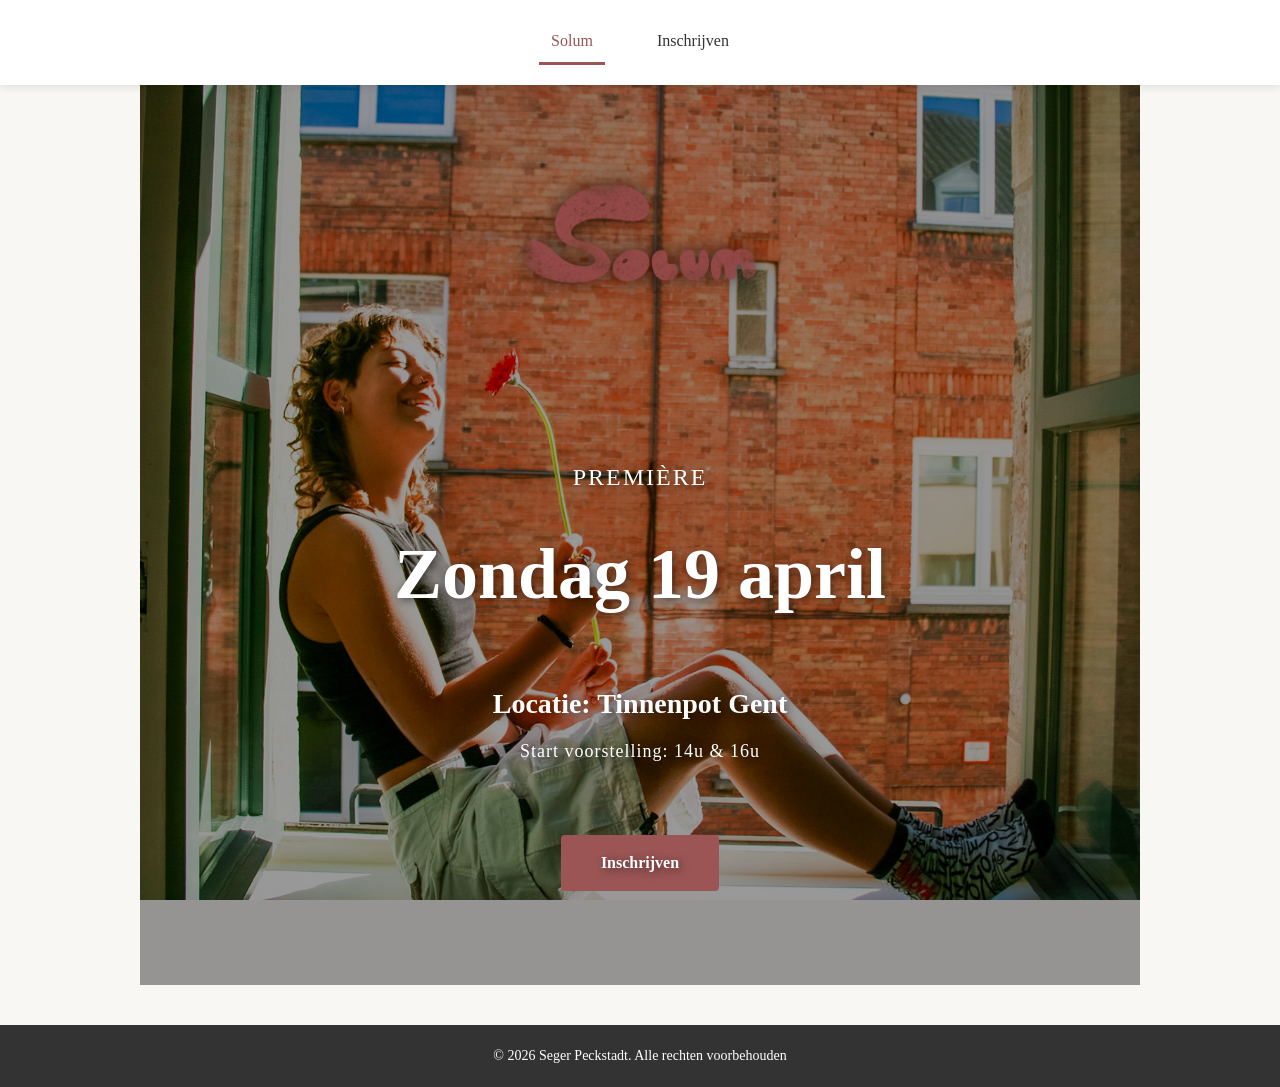
<file: html/index.html>
<!DOCTYPE html>
<html lang="en">
<head>
    <meta charset="UTF-8">
    <meta name="viewport" content="width=device-width, initial-scale=1.0">
    <title>Solum - Première</title>
    <link rel="stylesheet" href="styles.css">
</head>
<body>
    <nav class="navbar">
        <div class="nav-container">
            <a href="index.html" class="nav-link active">Solum</a>
            <a href="info.html" class="nav-link">Inschrijven</a>
        </div>
    </nav>

    <div class="container premiere-page">
        <div class="premiere-content">
            <div class="logo-section">
                <img src="../photos/logo Png vierkant.png" alt="Solum Logo" class="solum-logo-img">
            </div>

            <div class="premiere-info">
                <h2 class="section-label">Première</h2>
                <h3 class="date-main">Zondag 19 april</h3>
                
            </div>

            <div class="event-details">
                <div class="detail-box">
                    <h4 class="location-title">Locatie: Tinnenpot Gent</h4>
                    <p class="times">Start voorstelling: 14u & 16u</p>
                </div>
            </div>

            <a href="info.html" class="cta-button">Inschrijven</a>
        </div>
    </div>

    <footer class="footer">
        <p>&copy; 2026 Seger Peckstadt. Alle rechten voorbehouden</p>
    </footer>
</body>
</html>
</file>
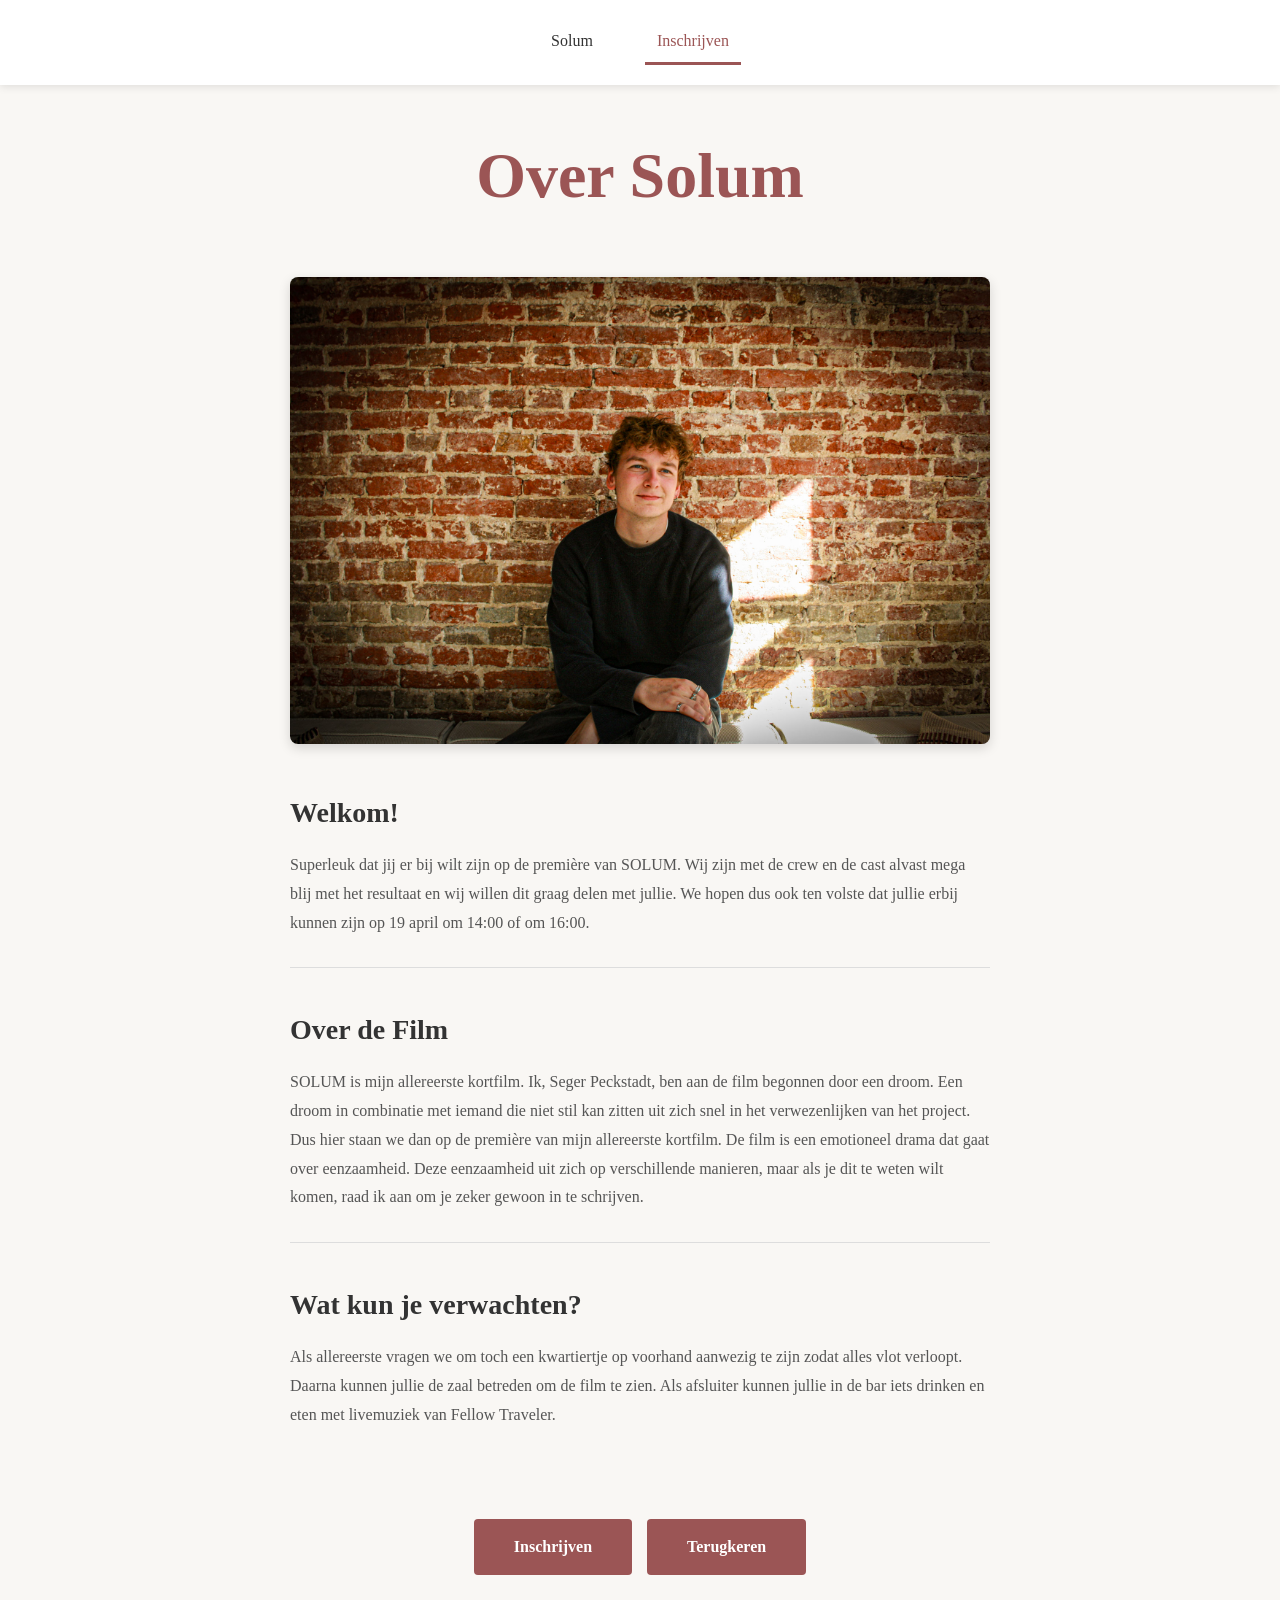
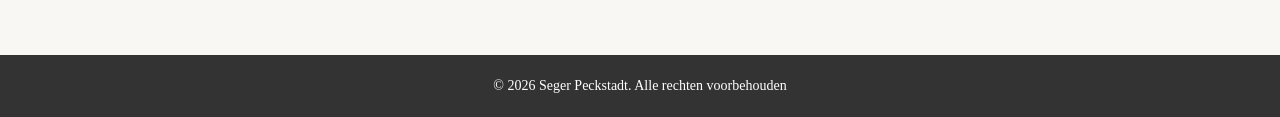
<file: html/info.html>
<!DOCTYPE html>
<html lang="en">
<head>
    <meta charset="UTF-8">
    <meta name="viewport" content="width=device-width, initial-scale=1.0">
    <title>Solum - About</title>
    <link rel="stylesheet" href="styles.css">
</head>
<body>
    <nav class="navbar">
        <div class="nav-container">
            <a href="index.html" class="nav-link">Solum</a>
            <a href="info.html" class="nav-link active">Inschrijven</a>
        </div>
    </nav>

    <div class="container info-page">
        <div class="info-content">
            <h1 class="page-title">Over Solum</h1>
            
            <div class="info-image-section">
                <img src="../photos/fotoSolumn2.jpg" alt="Solum Film" class="info-image">
            </div>
            
            <section class="info-section">
                <h2>Welkom!</h2>
                <p>
                    Superleuk dat jij er bij wilt zijn op de première van SOLUM. Wij zijn met de crew en de cast alvast mega blij met het resultaat en wij willen dit graag delen met jullie. We hopen dus ook ten volste dat jullie erbij kunnen zijn op 19 april om 14:00 of om 16:00.
                </p>
            </section>

            <section class="info-section">
                <h2>Over de Film</h2>
                <p>
                    SOLUM is mijn allereerste kortfilm. Ik, Seger Peckstadt, ben aan de film begonnen door een droom. Een droom in combinatie met iemand die niet stil kan zitten uit zich snel in het verwezenlijken van het project. Dus hier staan we dan op de première van mijn allereerste kortfilm. De film is een emotioneel drama dat gaat over eenzaamheid. Deze eenzaamheid uit zich op verschillende manieren, maar als je dit te weten wilt komen, raad ik aan om je zeker gewoon in te schrijven.
                </p>
            </section>

            <section class="info-section">
                <h2>Wat kun je verwachten?</h2>
                <p>
                    Als allereerste vragen we om toch een kwartiertje op voorhand aanwezig te zijn zodat alles vlot verloopt. Daarna kunnen jullie de zaal betreden om de film te zien. Als afsluiter kunnen jullie in de bar iets drinken en eten met livemuziek van Fellow Traveler.
                </p>
            </section>

            <div class="button-container">
                <a href="https://docs.google.com/forms/d/e/1FAIpQLSdYB4UhrbzXj-QaIYaKvRNuQSHkZJpy-KOoApPtfoA7XY-EGg/viewform?usp=header" target="_blank" class="cta-button cta-signup">Inschrijven</a>
                <a href="index.html" class="cta-button">Terugkeren</a>
            </div>
        </div>
    </div>

    <footer class="footer">
        <p>&copy; 2026 Seger Peckstadt. Alle rechten voorbehouden</p>
    </footer>
</body>
</html>
</file>
<file: html/styles.css>
* {
    margin: 0;
    padding: 0;
    box-sizing: border-box;
}

body {
    font-family: 'Georgia', 'Garamond', serif;
    color: #333;
    background-color: #f9f7f4;
    line-height: 1.6;
}

.navbar {
    background-color: #fff;
    box-shadow: 0 2px 8px rgba(0, 0, 0, 0.1);
    position: sticky;
    top: 0;
    z-index: 100;
}

.nav-container {
    max-width: 1000px;
    margin: 0 auto;
    display: flex;
    justify-content: center;
    gap: 40px;
    padding: 20px;
}

.nav-link {
    text-decoration: none;
    color: #333;
    font-size: 16px;
    font-weight: 500;
    padding: 8px 12px;
    border-bottom: 3px solid transparent;
    transition: all 0.3s ease;
}

.nav-link:hover {
    color: #9B5555;
}

.nav-link.active {
    color: #9B5555;
    border-bottom-color: #9B5555;
}

.container {
    max-width: 1000px;
    margin: 0 auto;
    padding: 40px 20px;
    min-height: calc(100vh - 200px);
}

/* Premiere Page Styles */
.premiere-page {
    display: flex;
    align-items: center;
    justify-content: center;
    background: linear-gradient(rgba(0, 0, 0, 0.4), rgba(0, 0, 0, 0.4)), url('../photos/fotoSolumn.jpg') center/cover no-repeat fixed;
    min-height: 100vh;
    color: white;
}

.premiere-content {
    text-align: center;
    width: 100%;
    text-shadow: 2px 2px 8px rgba(0, 0, 0, 0.5);
}

.logo-section {
    margin-bottom: 60px;
    margin-top: -80px;
}

.solum-logo-img {
    max-width: 300px;
    height: auto;
    display: block;
    margin: 0 auto 40px;
    filter: drop-shadow(0 0 10px rgba(0, 0, 0, 0.7));
}

.premiere-info {
    margin-bottom: 50px;
}

.section-label {
    font-size: 24px;
    color: #fff;
    font-weight: normal;
    margin-bottom: 20px;
    letter-spacing: 2px;
    text-transform: uppercase;
}

.date-main {
    font-size: 72px;
    color: #fff;
    font-weight: bold;
    margin-bottom: 15px;
    font-family: 'Georgia', serif;
}

.day {
    font-size: 20px;
    color: #fff;
    text-transform: lowercase;
    letter-spacing: 2px;
}

.event-details {
    margin-bottom: 50px;
}

.detail-box {
    margin-bottom: 30px;
}

.location-title {
    font-size: 28px;
    color: #fff;
    margin-bottom: 10px;
    font-weight: 600;
}

.times {
    font-size: 18px;
    color: #fff;
    letter-spacing: 1px;
}

.location-label {
    font-size: 20px;
    color: #fff;
    font-weight: normal;
}

.cta-button {
    display: inline-block;
    padding: 15px 40px;
    background-color: #9B5555;
    color: white;
    text-decoration: none;
    border-radius: 4px;
    font-size: 16px;
    font-weight: 600;
    transition: all 0.3s ease;
    margin-top: 20px;
}

.cta-button:hover {
    background-color: #7a4444;
    transform: translateY(-2px);
    box-shadow: 0 4px 12px rgba(155, 85, 85, 0.3);
}

.button-container {
    display: flex;
    gap: 15px;
    justify-content: center;
    flex-wrap: wrap;
    margin-top: 30px;
}

.cta-signup {
    background-color: #9B5555;
}

.cta-signup:hover {
    background-color: #7a4444;
}

/* Info Page Styles */
.info-page {
    background-color: #f9f7f4;
}

.info-content {
    max-width: 700px;
    margin: 0 auto;
}

.page-title {
    font-size: 64px;
    color: #9B5555;
    margin-bottom: 50px;
    text-align: center;
    font-weight: bold;
}

.info-image-section {
    margin-bottom: 40px;
    text-align: center;
}

.info-image {
    max-width: 100%;
    height: auto;
    border-radius: 8px;
    box-shadow: 0 4px 12px rgba(0, 0, 0, 0.15);
}

.info-section {
    margin-bottom: 40px;
    padding-bottom: 30px;
    border-bottom: 1px solid #ddd;
}

.info-section:last-of-type {
    border-bottom: none;
}

.info-section h2 {
    font-size: 28px;
    color: #333;
    margin-bottom: 15px;
    font-weight: 600;
}

.info-section h3 {
    font-size: 22px;
    color: #333;
    margin-bottom: 15px;
    font-weight: 600;
}

.info-section p {
    font-size: 16px;
    color: #555;
    line-height: 1.8;
}

.info-credits {
    background-color: #f0ebe5;
    padding: 25px;
    border-radius: 4px;
    border: none;
}

.info-credits ul {
    list-style: none;
    margin-top: 15px;
}

.info-credits li {
    margin-bottom: 12px;
    font-size: 16px;
    color: #555;
}

.info-credits strong {
    color: #9B5555;
    font-weight: 600;
}

/* Footer */
.footer {
    background-color: #333;
    color: #fff;
    text-align: center;
    padding: 20px;
    margin-top: 40px;
}

.footer p {
    margin: 0;
    font-size: 14px;
}

/* Responsive Design */
@media (max-width: 768px) {
    .solum-logo {
        font-size: 80px;
        letter-spacing: 4px;
    }

    .date-main {
        font-size: 48px;
    }

    .page-title {
        font-size: 42px;
    }

    .nav-container {
        gap: 20px;
    }

    .nav-link {
        font-size: 14px;
    }

    .premiere-content {
        padding: 20px;
    }

    .info-content {
        padding: 0 20px;
    }

    .info-section h2 {
        font-size: 24px;
    }

    .location-title {
        font-size: 24px;
    }
}

@media (max-width: 480px) {
    .solum-logo {
        font-size: 60px;
        letter-spacing: 2px;
    }

    .date-main {
        font-size: 36px;
    }

    .page-title {
        font-size: 32px;
    }

    .nav-container {
        gap: 15px;
        padding: 15px;
    }

    .nav-link {
        font-size: 12px;
    }
}
</file>
